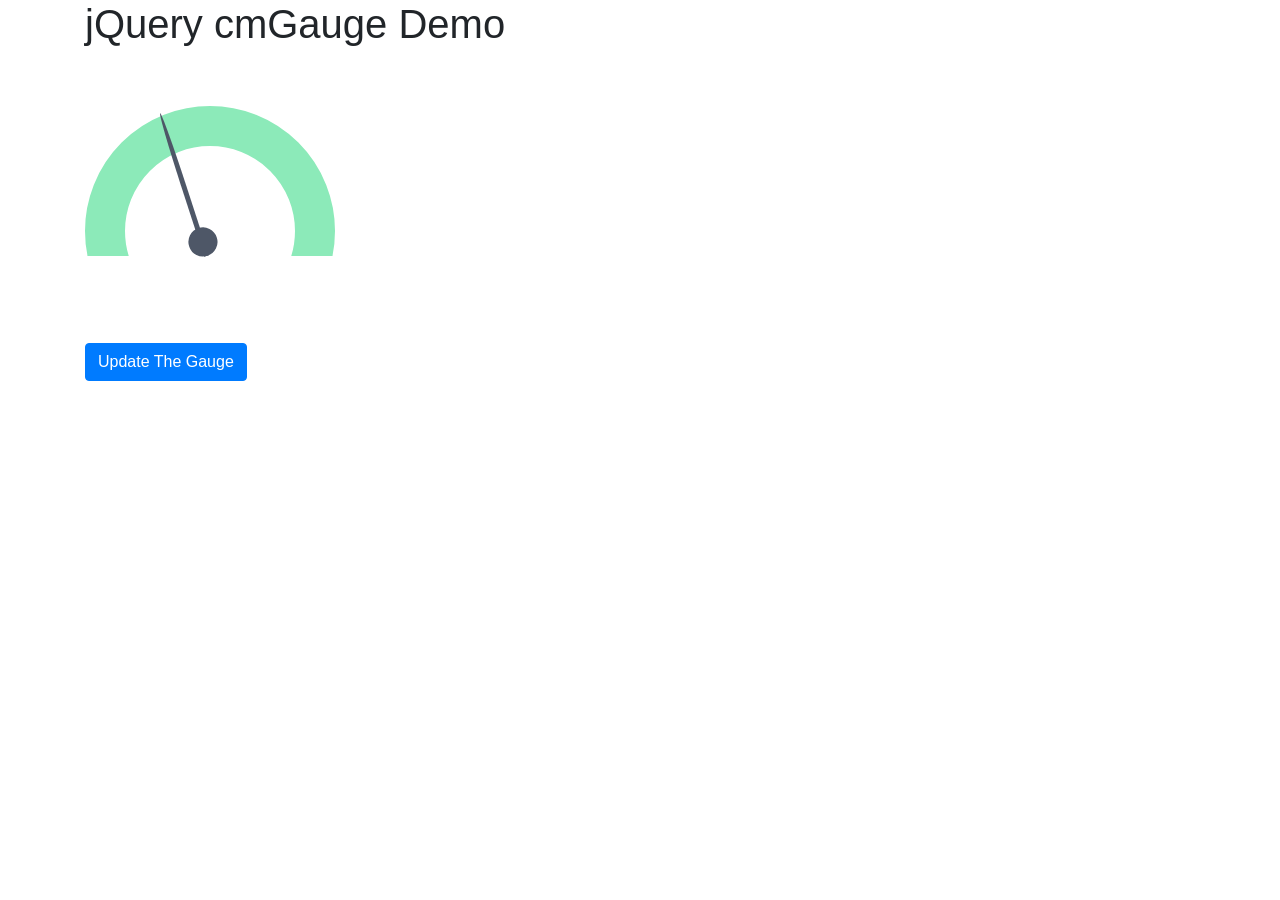
<file: transparencia/static/plugins/bower_components/Minimal-Gauge-chart/index.html>
<!doctype html>
<html>
<head>
<meta charset="utf-8">
<meta http-equiv="X-UA-Compatible" content="IE=edge,chrome=1">
<meta name="viewport" content="width=device-width, initial-scale=1">
    <title>jQuery cmGauge Demo</title>
    <link href="http://www.jqueryscript.net/css/jquerysctipttop.css" rel="stylesheet" type="text/css">
    <link rel="stylesheet" href="https://maxcdn.bootstrapcdn.com/bootstrap/4.0.0-alpha.5/css/bootstrap.min.css" integrity="sha384-AysaV+vQoT3kOAXZkl02PThvDr8HYKPZhNT5h/CXfBThSRXQ6jW5DO2ekP5ViFdi" crossorigin="anonymous">
    <link rel="stylesheet" href="css/cmGauge.css">
    
</head>
<body>

<div class="container">
<h1>jQuery cmGauge Demo</h1>
<div id="gaugeDemo" class="gauge gauge-big gauge-green">
    <div class="gauge-arrow" data-percentage="40"
         style="transform: rotate(0deg);"></div>
</div>

<div style="margin-top: 30px;">
    <button class="btn btn-primary">Update The Gauge</button>
</div>
</div>
<script src="https://code.jquery.com/jquery-3.1.1.min.js"></script>
<script src="js/cmGauge.js"></script>
<script type="text/javascript">
	$(function () {
		$("button").click(function () {
			var randomNum = Math.floor((Math.random() * 100));
			$('#gaugeDemo .gauge-arrow').trigger('updateGauge', randomNum);
		});

		$('#gaugeDemo .gauge-arrow').cmGauge();
	});
</script>

</body>
</html>
</file>
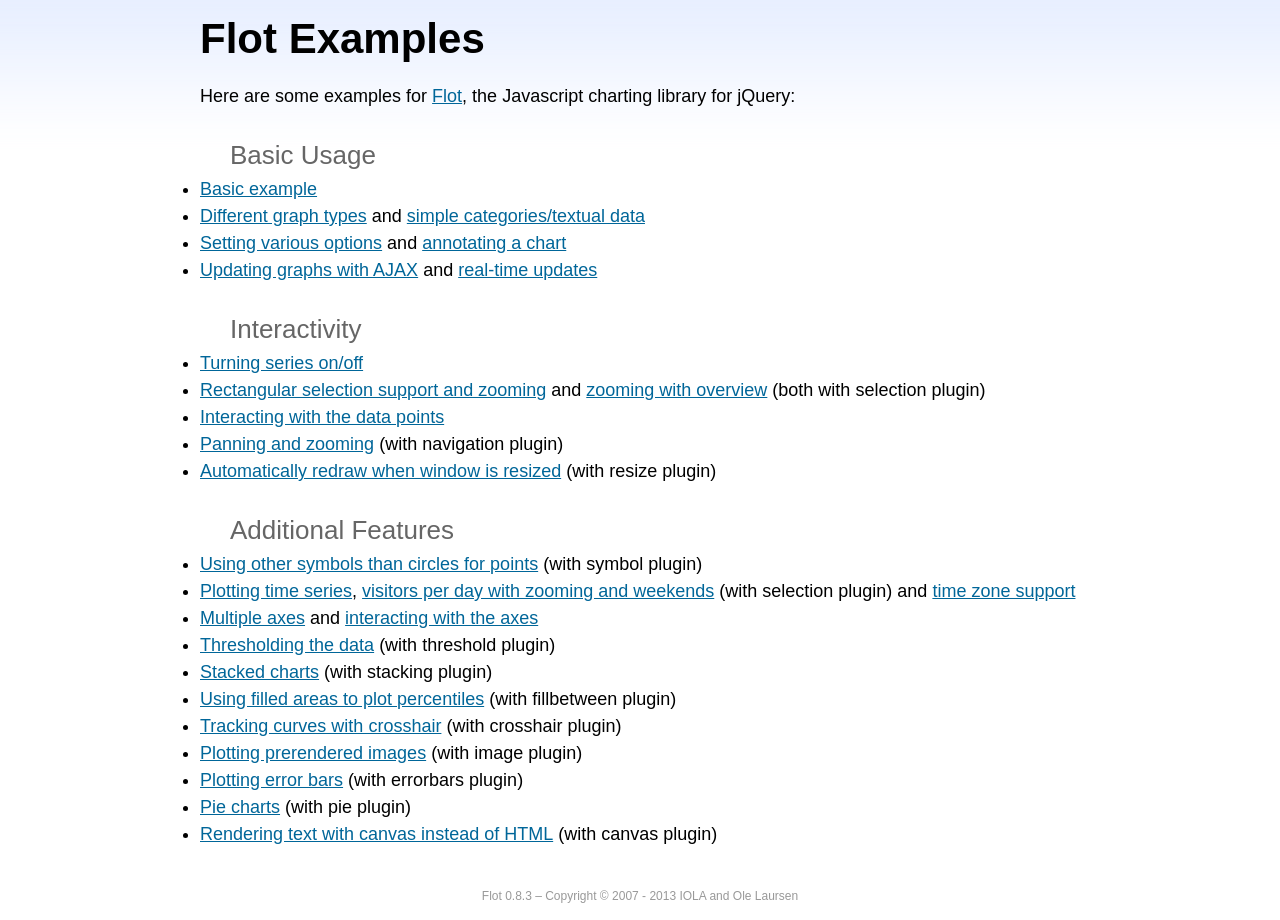
<file: transparencia/static/plugins/bower_components/flot/examples/index.html>
<!DOCTYPE html PUBLIC "-//W3C//DTD HTML 4.01//EN" "http://www.w3.org/TR/html4/strict.dtd">
<html>
<head>
	<meta http-equiv="Content-Type" content="text/html; charset=utf-8">
	<title>Flot Examples</title>
	<link href="examples.css" rel="stylesheet" type="text/css">
	<style>

	h3 {
		margin-top: 30px;
		margin-bottom: 5px;
	}

	</style>
	<script language="javascript" type="text/javascript" src="../jquery.js"></script>
	<script language="javascript" type="text/javascript" src="../jquery.flot.js"></script>
	<script type="text/javascript">

	$(function() {

		// Add the Flot version string to the footer

		$("#footer").prepend("Flot " + $.plot.version + " &ndash; ");
	});

	</script>
</head>
<body>

	<div id="header">
		<h2>Flot Examples</h2>
	</div>

	<div id="content">

		<p>Here are some examples for <a href="http://www.flotcharts.org">Flot</a>, the Javascript charting library for jQuery:</p>

		<h3>Basic Usage</h3>

		<ul>
			<li><a href="basic-usage/index.html">Basic example</a></li>
			<li><a href="series-types/index.html">Different graph types</a> and <a href="categories/index.html">simple categories/textual data</a></li>
			<li><a href="basic-options/index.html">Setting various options</a> and <a href="annotating/index.html">annotating a chart</a></li>
			<li><a href="ajax/index.html">Updating graphs with AJAX</a> and <a href="realtime/index.html">real-time updates</a></li>
		</ul>

		<h3>Interactivity</h3>

		<ul>
			<li><a href="series-toggle/index.html">Turning series on/off</a></li>
			<li><a href="selection/index.html">Rectangular selection support and zooming</a> and <a href="zooming/index.html">zooming with overview</a> (both with selection plugin)</li>
			<li><a href="interacting/index.html">Interacting with the data points</a></li>
			<li><a href="navigate/index.html">Panning and zooming</a> (with navigation plugin)</li>
			<li><a href="resize/index.html">Automatically redraw when window is resized</a> (with resize plugin)</li>
		</ul>

		<h3>Additional Features</h3>

		<ul>
			<li><a href="symbols/index.html">Using other symbols than circles for points</a> (with symbol plugin)</li>
			<li><a href="axes-time/index.html">Plotting time series</a>, <a href="visitors/index.html">visitors per day with zooming and weekends</a> (with selection plugin) and <a href="axes-time-zones/index.html">time zone support</a></li>
			<li><a href="axes-multiple/index.html">Multiple axes</a> and <a href="axes-interacting/index.html">interacting with the axes</a></li>
			<li><a href="threshold/index.html">Thresholding the data</a> (with threshold plugin)</li>
			<li><a href="stacking/index.html">Stacked charts</a> (with stacking plugin)</li>
			<li><a href="percentiles/index.html">Using filled areas to plot percentiles</a> (with fillbetween plugin)</li>
			<li><a href="tracking/index.html">Tracking curves with crosshair</a> (with crosshair plugin)</li>
			<li><a href="image/index.html">Plotting prerendered images</a> (with image plugin)</li>
			<li><a href="series-errorbars/index.html">Plotting error bars</a> (with errorbars plugin)</li>
			<li><a href="series-pie/index.html">Pie charts</a> (with pie plugin)</li>
			<li><a href="canvas/index.html">Rendering text with canvas instead of HTML</a> (with canvas plugin)</li>
		</ul>

	</div>

	<div id="footer">
		Copyright &copy; 2007 - 2013 IOLA and Ole Laursen
	</div>

</body>
</html>
</file>
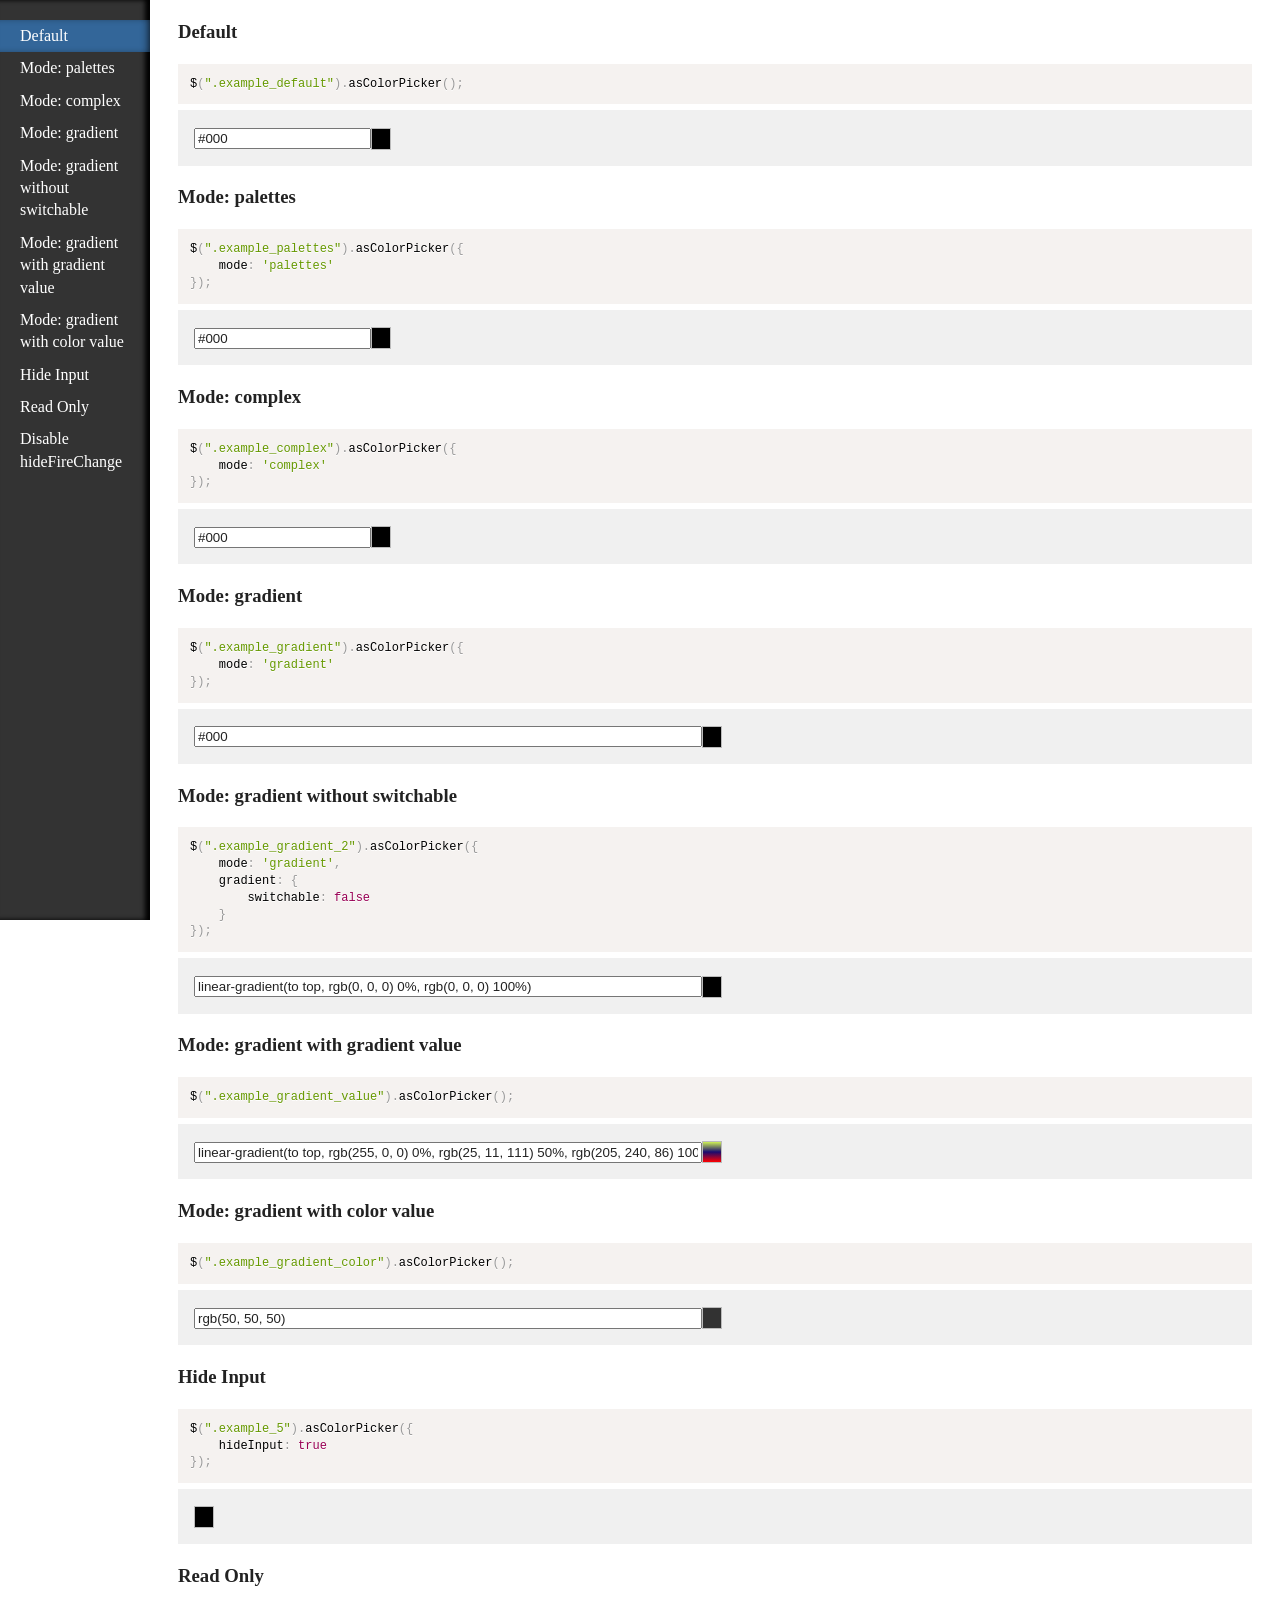
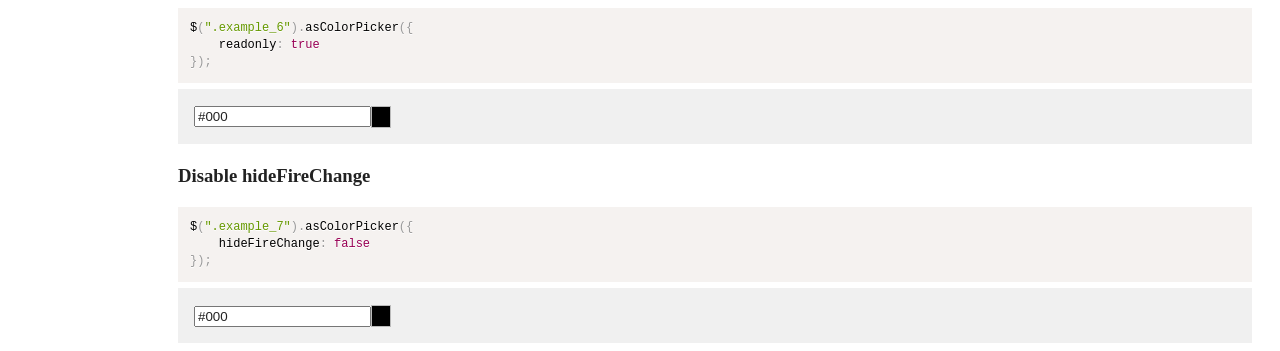
<file: transparencia/static/plugins/bower_components/jquery-asColorPicker-master/demo/index.html>
<!DOCTYPE html>  
<!--[if lt IE 7]>      <html class="no-js lt-ie9 lt-ie8 lt-ie7"> <![endif]-->
<!--[if IE 7]>         <html class="no-js lt-ie9 lt-ie8"> <![endif]-->
<!--[if IE 8]>         <html class="no-js lt-ie9"> <![endif]-->
<!--[if gt IE 8]><!--> <html class="no-js"> <!--<![endif]-->
    <head>
        <meta charset="utf-8">
        <meta http-equiv="X-UA-Compatible" content="IE=edge,chrome=1">
        <title>asColorPicker</title>
        <meta name="description" content="">
        <meta name="viewport" content="width=device-width">

        <link rel="stylesheet" href="css/prism.css">
        <link rel="stylesheet" href="css/main.css">       
        <link rel="stylesheet" href="../css/asColorPicker.css">

        <script src="../libs/jquery.min.js"></script>
        <script src="js/jquery.toc.js"></script>
        <script src="js/prism.js"></script>

        <script src="../libs/jquery-asColor.js"></script>
		<script src="../libs/jquery-asGradient.js"></script>
        <script src="../src/core.js"></script>
        <script src="../src/trigger.js"></script>
        <script src="../src/alpha.js"></script>
        <script src="../src/buttons.js"></script>
        <script src="../src/gradient.js"></script>
        <script src="../src/hue.js"></script>
        <script src="../src/buttons.js"></script>
        <script src="../src/hex.js"></script>
        <script src="../src/info.js"></script>
        <script src="../src/keyboard.js"></script>
        <script src="../src/palettes.js"></script>
        <script src="../src/preview.js"></script>
        <script src="../src/saturation.js"></script>
        <script src="../src/clear.js"></script>
    </head>
<body>
<!--[if lt IE 7]>
    <p class="chromeframe">You are using an outdated browser. <a href="http://browsehappy.com/">Upgrade your browser today</a> or <a href="http://www.google.com/chromeframe/?redirect=true">install Google Chrome Frame</a> to better experience this site.</p>
<![endif]-->

<div id="toc"></div>
<div id="wrapper">
    <section>
        <h3>Default</h3>
        <pre class="has-example"><code class="language-javascript">
$(".example_default").asColorPicker();
        </code></pre>
        <div class="example">
            <input type='text' class="example_default" value="#000" />                
            <script>
                $(document).ready(function() {
                    $(".example_default").asColorPicker();
                });
            </script>
        </div>
    </section>

    <section>
        <h3>Mode: palettes</h3>
        <pre class="has-example"><code class="language-javascript">
$(".example_palettes").asColorPicker({
    mode: 'palettes'
});
        </code></pre>
        <div class="example">
            <input type='text' class="example_palettes" data-mode="palettes" value="#000" />                
            <script>
                $(document).ready(function() {
                    $(".example_palettes").asColorPicker();
                });
            </script>
        </div>
    </section>

    <section>
        <h3>Mode: complex</h3>
        <pre class="has-example"><code class="language-javascript">
$(".example_complex").asColorPicker({
    mode: 'complex'
});
        </code></pre>
        <div class="example">
            <input type='text' class="example_complex" data-mode="complex" value="#000" />                
            <script>
                $(document).ready(function() {
                    $(".example_complex").asColorPicker();
                });
            </script>
        </div>
    </section>

    <section>
        <h3>Mode: gradient</h3>
        <pre class="has-example"><code class="language-javascript">
$(".example_gradient").asColorPicker({
    mode: 'gradient'
});
        </code></pre>
        <div class="example">
            <input type='text' class="example_gradient" data-mode="gradient" value="#000" style="width: 500px" />                
            <script>
                $(document).ready(function() {
                    $(".example_gradient").asColorPicker();
                });
            </script>
        </div>
    </section>

    <section>
        <h3>Mode: gradient without switchable</h3>
        <pre class="has-example"><code class="language-javascript">
$(".example_gradient_2").asColorPicker({
    mode: 'gradient',
    gradient: {
        switchable: false
    }
});
        </code></pre>
        <div class="example">
            <input type='text' class="example_gradient_2" data-mode="gradient" value="#000" style="width: 500px" />                
            <script>
                $(document).ready(function() {
                    $(".example_gradient_2").asColorPicker({
                        gradient: {
                            switchable: false
                        }
                    });
                });
            </script>
        </div>
    </section>

    <section>
        <h3>Mode: gradient with gradient value</h3>
        <pre class="has-example"><code class="language-javascript">
$(".example_gradient_value").asColorPicker();
        </code></pre>
        <div class="example">
            <input type='text' class="example_gradient_value" data-mode="gradient" value="linear-gradient(0deg,#ff0000 0%,rgba(25,11,111,1) 50%,rgba(205,240,86,1) 100%)" style="width: 500px" />                
            <script>
                $(document).ready(function() {
                    $(".example_gradient_value").asColorPicker();
                });
            </script>
        </div>
    </section>

    <section>
        <h3>Mode: gradient with color value</h3>
        <pre class="has-example"><code class="language-javascript">
$(".example_gradient_color").asColorPicker();
        </code></pre>
        <div class="example">
            <input type='text' class="example_gradient_color" data-mode="gradient" value="rgb(50, 50, 50)" style="width: 500px" />                
            <script>
                $(document).ready(function() {
                    $(".example_gradient_color").asColorPicker();
                });
            </script>
        </div>
    </section>


    <section>
        <h3>Hide Input</h3>
        <pre class="has-example"><code class="language-javascript">
$(".example_5").asColorPicker({
    hideInput: true
});
        </code></pre>
        <div class="example">
            <input type='text' class="example_5" value="#000" />                
            <script>
                $(document).ready(function() {
                    $(".example_5").asColorPicker({
                        hideInput: true
                    });
                });
            </script>
        </div>
    </section>

    <section>
        <h3>Read Only</h3>
        <pre class="has-example"><code class="language-javascript">
$(".example_6").asColorPicker({
    readonly: true
});
        </code></pre>
        <div class="example">
            <input type='text' class="example_6" value="#000" />                
            <script>
                $(document).ready(function() {
                    $(".example_6").asColorPicker({
                        readonly: true
                    });
                });
            </script>
        </div>
    </section>
    <section>
        <h3>Disable hideFireChange</h3>
        <pre class="has-example"><code class="language-javascript">
$(".example_7").asColorPicker({
    hideFireChange: false
});
        </code></pre>
        <div class="example">
            <input type='text' class="example_7" value="#000" />                
            <script>
                $(document).ready(function() {
                    $(".example_7").asColorPicker({
                        hideFireChange: false
                    });
                });
            </script>
        </div>
    </section>
</div>

<script>
(function(){
    $('#toc').toc();
    })();
</script>
</body>
</html>
</file>
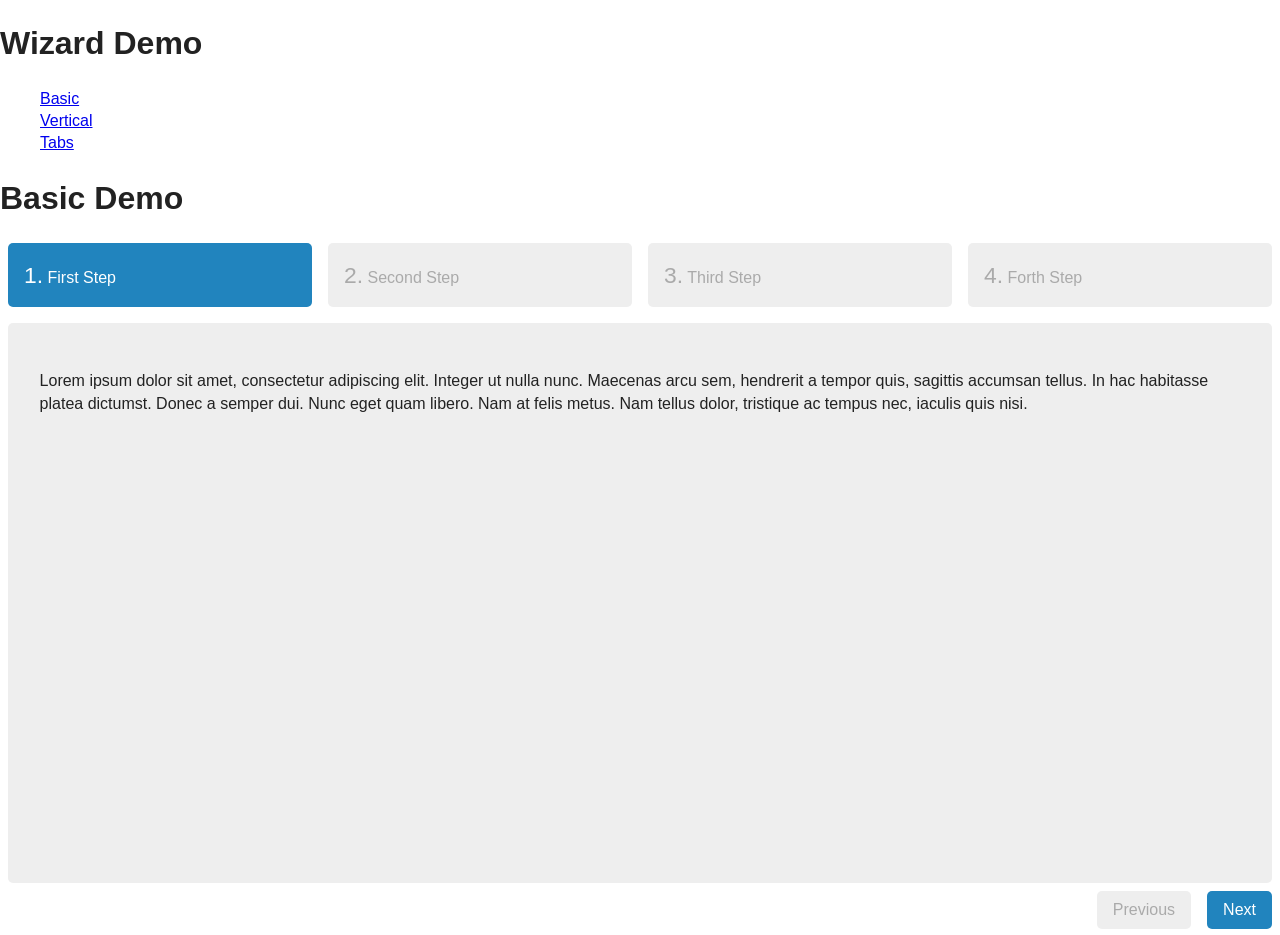
<file: transparencia/static/plugins/bower_components/jquery-steps-master/demo/index.html>
﻿<!DOCTYPE html>
<!--[if lt IE 7]>      <html class="no-js lt-ie9 lt-ie8 lt-ie7"> <![endif]-->
<!--[if IE 7]>         <html class="no-js lt-ie9 lt-ie8"> <![endif]-->
<!--[if IE 8]>         <html class="no-js lt-ie9"> <![endif]-->
<!--[if gt IE 8]><!--> <html class="no-js"> <!--<![endif]-->
    <head>
        <meta charset="utf-8">
        <meta http-equiv="X-UA-Compatible" content="IE=edge,chrome=1">
        <title>jQeury.steps Demos</title>
        <meta name="description" content="">
        <meta name="viewport" content="width=device-width">
        <link rel="stylesheet" href="css/normalize.css">
        <link rel="stylesheet" href="css/main.css">
        <link rel="stylesheet" href="css/jquery.steps.css">
        <script src="../lib/modernizr-2.6.2.min.js"></script>
        <script src="../lib/jquery-1.9.1.min.js"></script>
        <script src="../lib/jquery.cookie-1.3.1.js"></script>
        <script src="../build/jquery.steps.js"></script>
    </head>
    <body>
        <!--[if lt IE 7]>
            <p class="chromeframe">You are using an <strong>outdated</strong> browser. Please <a href="http://browsehappy.com/">upgrade your browser</a> or <a href="http://www.google.com/chromeframe/?redirect=true">activate Google Chrome Frame</a> to improve your experience.</p>
        <![endif]-->

        <header>
            <h1>Wizard Demo</h1>
            <nav>
                <ul>
                    <li><a href="index.html">Basic</a></li>
                    <li><a href="vertical.html">Vertical</a></li>
                    <li><a href="tabs.html">Tabs</a></li>
                </ul>
            </nav>
        </header>

        <div class="content">
            <h1>Basic Demo</h1>

            <script>
                $(function ()
                {
                    $("#wizard").steps({
                        headerTag: "h2",
                        bodyTag: "section",
                        transitionEffect: "slideLeft"
                    });
                });
            </script>

            <div id="wizard">
                <h2>First Step</h2>
                <section>
                    <p>Lorem ipsum dolor sit amet, consectetur adipiscing elit. Integer ut nulla nunc. Maecenas arcu sem, hendrerit a tempor quis, 
                        sagittis accumsan tellus. In hac habitasse platea dictumst. Donec a semper dui. Nunc eget quam libero. Nam at felis metus. 
                        Nam tellus dolor, tristique ac tempus nec, iaculis quis nisi.</p>
                </section>

                <h2>Second Step</h2>
                <section>
                    <p>Donec mi sapien, hendrerit nec egestas a, rutrum vitae dolor. Nullam venenatis diam ac ligula elementum pellentesque. 
                        In lobortis sollicitudin felis non eleifend. Morbi tristique tellus est, sed tempor elit. Morbi varius, nulla quis condimentum 
                        dictum, nisi elit condimentum magna, nec venenatis urna quam in nisi. Integer hendrerit sapien a diam adipiscing consectetur. 
                        In euismod augue ullamcorper leo dignissim quis elementum arcu porta. Lorem ipsum dolor sit amet, consectetur adipiscing elit. 
                        Vestibulum leo velit, blandit ac tempor nec, ultrices id diam. Donec metus lacus, rhoncus sagittis iaculis nec, malesuada a diam. 
                        Donec non pulvinar urna. Aliquam id velit lacus.</p>
                </section>

                <h2>Third Step</h2>
                <section>
                    <p>Morbi ornare tellus at elit ultrices id dignissim lorem elementum. Sed eget nisl at justo condimentum dapibus. Fusce eros justo, 
                        pellentesque non euismod ac, rutrum sed quam. Ut non mi tortor. Vestibulum eleifend varius ullamcorper. Aliquam erat volutpat. 
                        Donec diam massa, porta vel dictum sit amet, iaculis ac massa. Sed elementum dui commodo lectus sollicitudin in auctor mauris 
                        venenatis.</p>
                </section>

                <h2>Forth Step</h2>
                <section>
                    <p>Quisque at sem turpis, id sagittis diam. Suspendisse malesuada eros posuere mauris vehicula vulputate. Aliquam sed sem tortor. 
                        Quisque sed felis ut mauris feugiat iaculis nec ac lectus. Sed consequat vestibulum purus, imperdiet varius est pellentesque vitae. 
                        Suspendisse consequat cursus eros, vitae tempus enim euismod non. Nullam ut commodo tortor.</p>
                </section>
            </div>
        </div>
    </body>
</html>
</file>
<file: transparencia/static/plugins/bower_components/Minimal-Gauge-chart/css/cmGauge.css>
.gauge {
    position: relative;
    display: inline-block;
    font-size: 33px;
    line-height: 1em;
    height: 250px;
    width: 250px;
    -webkit-box-sizing: border-box;
    -moz-box-sizing: border-box;
    box-sizing: border-box;
}

.gauge.gauge-big {
    font-size: 117px;
}

.gauge.gauge-small {
    font-size: 17px;
}

.gauge:before {
    content: '';
    position: absolute;
    left: 0;
    top: 20%;
    font-size: 100%;
    height: 250px;
    width: 250px;
    line-height: 1em;
    border: 0.35em solid #666666;
    -webkit-box-sizing: border-box;
    -moz-box-sizing: border-box;
    box-sizing: border-box;
    -webkit-border-radius: 100%;
    -moz-border-radius: 100%;
    -ms-border-radius: 100%;
    -o-border-radius: 100%;
    border-radius: 100%;
    clip: rect(auto, auto, 150px, auto);
}

.gauge .gauge-arrow {
    height: 150px;
    width: 5px;
    top: 20%;
    margin-left: -.05em;
    -webkit-transform-origin: 50% 100%;
    -moz-transform-origin: 50% 100%;
    -ms-transform-origin: 50% 100%;
    -o-transform-origin: 50% 100%;
    transform-origin: 50% 100%;
    -webkit-transition: all 0.5s;
    -moz-transition: all 0.5s;
    -o-transition: all 0.5s;
    transition: all 0.5s;
}

.gauge .gauge-arrow, .gauge .gauge-arrow:before {
    position: absolute;
    display: inline-block;
    background: #4e5767;
    left: 50%;
    border-radius: 100% 100% 100% 100% / 100% 100% 0 0;
    -webkit-box-sizing: border-box;
    -moz-box-sizing: border-box;
    box-sizing: border-box;
}

.gauge .gauge-arrow:before {
    content: '';
    height: 0.25em;
    width: 0.255em;
    bottom: -0em;
    margin-left: -0.12em;
    border-radius: 100%;
    -webkit-border-radius: 100%;
    -moz-border-radius: 100%;
    -ms-border-radius: 100%;
    -o-border-radius: 100%;
}

.gauge-red.gauge:before {
    border-color: #2dace2;
}

.gauge-orange.gauge:before {
   border-color: #8ceab9; 
}

.gauge-yellow.gauge:before {
    border-color: #ff7676;
}

.gauge-green.gauge:before {
    border-color: #8ceab9;
}
</file>
<file: transparencia/static/plugins/bower_components/flot/examples/examples.css>
* {	padding: 0; margin: 0; vertical-align: top; }

body {
	background: url(background.png) repeat-x;
	font: 18px/1.5em "proxima-nova", Helvetica, Arial, sans-serif;
}

a {	color: #069; }
a:hover { color: #28b; }

h2 {
	margin-top: 15px;
	font: normal 32px "omnes-pro", Helvetica, Arial, sans-serif;
}

h3 {
	margin-left: 30px;
	font: normal 26px "omnes-pro", Helvetica, Arial, sans-serif;
	color: #666;
}

p {
	margin-top: 10px;
}

button {
	font-size: 18px;
	padding: 1px 7px;
}

input {
	font-size: 18px;
}

input[type=checkbox] {
	margin: 7px;
}

#header {
	position: relative;
	width: 900px;
	margin: auto;
}

#header h2 {
	margin-left: 10px;
	vertical-align: middle;
	font-size: 42px;
	font-weight: bold;
	text-decoration: none;
	color: #000;
}

#content {
	width: 880px;
	margin: 0 auto;
	padding: 10px;
}

#footer {
	margin-top: 25px;
	margin-bottom: 10px;
	text-align: center;
	font-size: 12px;
	color: #999;
}

.demo-container {
	box-sizing: border-box;
	width: 850px;
	height: 450px;
	padding: 20px 15px 15px 15px;
	margin: 15px auto 30px auto;
	border: 1px solid #ddd;
	background: #fff;
	background: linear-gradient(#f6f6f6 0, #fff 50px);
	background: -o-linear-gradient(#f6f6f6 0, #fff 50px);
	background: -ms-linear-gradient(#f6f6f6 0, #fff 50px);
	background: -moz-linear-gradient(#f6f6f6 0, #fff 50px);
	background: -webkit-linear-gradient(#f6f6f6 0, #fff 50px);
	box-shadow: 0 3px 10px rgba(0,0,0,0.15);
	-o-box-shadow: 0 3px 10px rgba(0,0,0,0.1);
	-ms-box-shadow: 0 3px 10px rgba(0,0,0,0.1);
	-moz-box-shadow: 0 3px 10px rgba(0,0,0,0.1);
	-webkit-box-shadow: 0 3px 10px rgba(0,0,0,0.1);
}

.demo-placeholder {
	width: 100%;
	height: 100%;
	font-size: 14px;
	line-height: 1.2em;
}

.legend table {
	border-spacing: 5px;
}
</file>
<file: transparencia/static/plugins/bower_components/jquery-asColorPicker-master/demo/css/prism.css>
/**
 * prism.js default theme for JavaScript, CSS and HTML
 * Based on dabblet (http://dabblet.com)
 * @author Lea Verou
 */

code[class*="language-"],
pre[class*="language-"] {
	color: black;
	text-shadow: 0 1px white;
	font-family: Consolas, Monaco, 'Andale Mono', monospace;
	direction: ltr;
	text-align: left;
	white-space: pre;
	word-spacing: normal;
	
	-moz-tab-size: 4;
	-o-tab-size: 4;
	tab-size: 4;
	
	-webkit-hyphens: none;
	-moz-hyphens: none;
	-ms-hyphens: none;
	hyphens: none;
}

/* Code blocks */
pre[class*="language-"] {
	padding: 1em;
	margin: .5em 0;
	overflow: auto;	
}

:not(pre) > code[class*="language-"],
pre[class*="language-"] {
	background: #f5f2f0;
}

/* Inline code */
:not(pre) > code[class*="language-"] {
	padding: .1em;
	border-radius: .3em;
}

.token.comment,
.token.prolog,
.token.doctype,
.token.cdata {
	color: slategray;
}

.token.punctuation {
	color: #999;
}

.namespace {
	opacity: .7;
}

.token.property,
.token.tag,
.token.boolean,
.token.number {
	color: #905;
}

.token.selector,
.token.attr-name,
.token.string {
	color: #690;
}

.token.operator,
.token.entity,
.token.url,
.language-css .token.string,
.style .token.string {
	color: #a67f59;
	background: hsla(0,0%,100%,.5);
}

.token.atrule,
.token.attr-value,
.token.keyword {
	color: #07a;
}


.token.regex,
.token.important {
	color: #e90;
}

.token.important {
	font-weight: bold;
}

.token.entity {
	cursor: help;
}
</file>
<file: transparencia/static/plugins/bower_components/jquery-asColorPicker-master/demo/css/main.css>
/*
 * HTML5 Boilerplate
 *
 * What follows is the result of much research on cross-browser styling.
 * Credit left inline and big thanks to Nicolas Gallagher, Jonathan Neal,
 * Kroc Camen, and the H5BP dev community and team.
 */

/* ==========================================================================
   Base styles: opinionated defaults
   ========================================================================== */

html,
button,
input,
select,
textarea {
    color: #222;
}

body {
    font-size: 1em;
    line-height: 1.4;
}

/*
 * Remove text-shadow in selection highlight: h5bp.com/i
 * These selection declarations have to be separate.
 * Customize the background color to match your design.
 */

::-moz-selection {
    background: #b3d4fc;
    text-shadow: none;
}

::selection {
    background: #b3d4fc;
    text-shadow: none;
}

/*
 * A better looking default horizontal rule
 */

hr {
    display: block;
    height: 1px;
    border: 0;
    border-top: 1px solid #ccc;
    margin: 1em 0;
    padding: 0;
}

/*
 * Remove the gap between images and the bottom of their containers: h5bp.com/i/440
 */

img {
    vertical-align: middle;
}

/*
 * Remove default fieldset styles.
 */

fieldset {
    border: 0;
    margin: 0;
    padding: 0;
}

/*
 * Allow only vertical resizing of textareas.
 */

textarea {
    resize: vertical;
}

/* ==========================================================================
   Chrome Frame prompt
   ========================================================================== */

.chromeframe {
    margin: 0.2em 0;
    background: #ccc;
    color: #000;
    padding: 0.2em 0;
}

/* ==========================================================================
   Author's custom styles
   ========================================================================== */
#toc {
    top: 0px;
    left: 0px;
    height: 100%;
    position: fixed;
    background: #333;
    box-shadow: inset -5px 0 5px 0px #000;
    width: 150px;
    padding-top: 20px;
    color: #fff;
}

#toc ul {
    margin: 0;
    padding: 0;
    list-style: none;
}

#toc li {
    padding: 5px 10px;
}

#toc a {
    color: #fff;
    text-decoration: none;
    display: block;
}

#toc .toc-h2 {
    padding-left: 10px;
}

#toc .toc-h3 {
    padding-left: 20px;
}

#toc .toc-active {
    background: #336699;
    box-shadow: inset -5px 0px 10px -5px #000;
}

#wrapper {
    margin: 0 20px 0 170px;
}
code, pre {
    font-size: 12px;
}


.example {
    background-color: #f0f0f0;
    margin-top: 0;
    padding: 1em;
}



/* positons */
.position_tooltip,.show {
    margin: 0.5em;
    background: #ddddff;
    padding: 10px;
    cursor: default;
    float:left;
    width: 100px;
    text-align: center;
}
.show {
    width: auto;
}
.trace {
    width: 200px;
    height: 100px;
}
.positon_wrap {
    overflow: hidden;
}
.position_tooltip:nth-child(3n+1){
    clear:left;
}








/* ==========================================================================
   Helper classes
   ========================================================================== */

/*
 * Image replacement
 */

.ir {
    background-color: transparent;
    border: 0;
    overflow: hidden;
    /* IE 6/7 fallback */
    *text-indent: -9999px;
}

.ir:before {
    content: "";
    display: block;
    width: 0;
    height: 100%;
}

/*
 * Hide from both screenreaders and browsers: h5bp.com/u
 */

.hidden {
    display: none !important;
    visibility: hidden;
}

/*
 * Hide only visually, but have it available for screenreaders: h5bp.com/v
 */

.visuallyhidden {
    border: 0;
    clip: rect(0 0 0 0);
    height: 1px;
    margin: -1px;
    overflow: hidden;
    padding: 0;
    position: absolute;
    width: 1px;
}

/*
 * Extends the .visuallyhidden class to allow the element to be focusable
 * when navigated to via the keyboard: h5bp.com/p
 */

.visuallyhidden.focusable:active,
.visuallyhidden.focusable:focus {
    clip: auto;
    height: auto;
    margin: 0;
    overflow: visible;
    position: static;
    width: auto;
}

/*
 * Hide visually and from screenreaders, but maintain layout
 */

.invisible {
    visibility: hidden;
}

/*
 * Clearfix: contain floats
 *
 * For modern browsers
 * 1. The space content is one way to avoid an Opera bug when the
 *    `contenteditable` attribute is included anywhere else in the document.
 *    Otherwise it causes space to appear at the top and bottom of elements
 *    that receive the `clearfix` class.
 * 2. The use of `table` rather than `block` is only necessary if using
 *    `:before` to contain the top-margins of child elements.
 */

.clearfix:before,
.clearfix:after {
    content: " "; /* 1 */
    display: table; /* 2 */
}

.clearfix:after {
    clear: both;
}

/*
 * For IE 6/7 only
 * Include this rule to trigger hasLayout and contain floats.
 */

.clearfix {
    *zoom: 1;
}

/* ==========================================================================
   EXAMPLE Media Queries for Responsive Design.
   Theses examples override the primary ('mobile first') styles.
   Modify as content requires.
   ========================================================================== */

@media only screen and (min-width: 35em) {
    /* Style adjustments for viewports that meet the condition */
}

@media only screen and (-webkit-min-device-pixel-ratio: 1.5),
       only screen and (min-resolution: 144dpi) {
    /* Style adjustments for high resolution devices */
}

/* ==========================================================================
   Print styles.
   Inlined to avoid required HTTP connection: h5bp.com/r
   ========================================================================== */

@media print {
    * {
        background: transparent !important;
        color: #000 !important; /* Black prints faster: h5bp.com/s */
        box-shadow:none !important;
        text-shadow: none !important;
    }

    a,
    a:visited {
        text-decoration: underline;
    }

    a[href]:after {
        content: " (" attr(href) ")";
    }

    abbr[title]:after {
        content: " (" attr(title) ")";
    }

    /*
     * Don't show links for images, or javascript/internal links
     */

    .ir a:after,
    a[href^="javascript:"]:after,
    a[href^="#"]:after {
        content: "";
    }

    pre,
    blockquote {
        border: 1px solid #999;
        page-break-inside: avoid;
    }

    thead {
        display: table-header-group; /* h5bp.com/t */
    }

    tr,
    img {
        page-break-inside: avoid;
    }

    img {
        max-width: 100% !important;
    }

    @page {
        margin: 0.5cm;
    }

    p,
    h2,
    h3 {
        orphans: 3;
        widows: 3;
    }

    h2,
    h3 {
        page-break-after: avoid;
    }
}
</file>
<file: transparencia/static/plugins/bower_components/jquery-asColorPicker-master/css/asColorPicker.css>
.asColorPicker-wrap {
  position: relative;
  display: inline-block;
}
.asColorPicker_hideInput {
  display: none;
}
.asColorPicker_hideInput .asColorPicker-clear {
  display: none;
}
.asColorPicker-dropdown {
  -webkit-user-select: none;
     -moz-user-select: none;
      -ms-user-select: none;
          user-select: none;
  display: none;
  position: absolute;
  z-index: 9999;
}
.asColorPicker-dropdown * {
  margin: 0;
  padding: 0;
}
.asColorPicker_open {
  display: block;
}
.asColorPicker-mask {
  position: fixed;
  top: 0;
  left: 0;
  width: 100%;
  height: 100%;
  z-index: 9998;
}
.asColorPicker-trigger {
  display: inline-block;
  position: relative;
}
.asColorPicker-trigger {
  cursor: pointer;
  width: 18px;
  height: 20px;
  background-image: url('../images/transparent.png');
}
.asColorPicker-trigger span {
  width: 100%;
  height: 100%;
  display: inline-block;
}
.asColorPicker-input,
.asColorPicker-trigger {
  vertical-align: middle;
}
.asColorPicker-clear {
  display: none;
  position: absolute;
  top: 0;
  right: 26px;
  color: #777;
  text-decoration: none;
}
.asColorPicker-clear:after {
  content: 'x';
}
.asColorPicker-wrap:hover .asColorPicker-clear {
  display: inline-block;
}
.asColorPicker-preview {
  float: left;
  list-style: none;
}
.asColorPicker-preview li {
  background-image: url('../images/transparent.png');
  vertical-align: top;
  display: inline-block;
  *display: inline;
  *zoom: 1;
}
.asColorPicker-preview li span {
  height: 100%;
  display: block;
}
.asColorPicker-preview-previous {
  cursor: pointer;
}
.asColorPicker-palettes ul {
  display: block;
}
.asColorPicker-palettes ul:before,
.asColorPicker-palettes ul:after {
  content: "";
  display: table;
}
.asColorPicker-palettes ul:after {
  clear: both;
}
.asColorPicker-palettes li {
  background-image: url('../images/transparent.png');
  display: block;
  float: left;
  text-indent: 100%;
  white-space: nowrap;
  overflow: hidden;
  cursor: pointer;
}
.asColorPicker-palettes li span {
  height: 100%;
  display: block;
}
.asColorPicker-saturation {
  clear: both;
  position: relative;
  display: inline-block;
  *display: inline;
  *zoom: 1;
  width: 175px;
  height: 175px;
  background-image: url("../images/saturation.png");
}
.asColorPicker-saturation i {
  position: absolute;
}
.asColorPicker-hue,
.asColorPicker-alpha {
  cursor: pointer;
  position: relative;
  display: inline-block;
  *display: inline;
  *zoom: 1;
  width: 20px;
  height: 175px;
}
.asColorPicker-hue i,
.asColorPicker-alpha i {
  position: absolute;
  cursor: row-resize;
}
.asColorPicker-hue {
  background-image: url('../images/hue.png');
}
.asColorPicker-alpha {
  background-image: url('../images/alpha.png');
}
.asColorPicker-buttons a,
.asColorPicker-gradient-control a {
  text-decoration: none;
  cursor: pointer;
}
.asColorPicker-gradient {
  display: none;
}
.asColorPicker-gradient_enable {
  display: block;
}
.asColorPicker-gradient-preview {
  float: left;
  height: 20px;
}
.asColorPicker-gradient-markers {
  position: relative;
  width: 100%;
}
.asColorPicker-gradient-marker {
  position: absolute;
  outline: none;
}
.asColorPicker-gradient-wheel {
  float: left;
  position: relative;
  border: 1px solid #bbbbbb;
  border-radius: 100%;
  width: 20px;
  height: 20px;
}
.asColorPicker-gradient-wheel i {
  width: 3px;
  height: 3px;
  position: absolute;
  border-radius: 100%;
}
.asColorPicker-gradient-angle {
  float: left;
}
.asColorPicker-dropdown {
  background: #fefefe;
  padding: 10px;
  border: 1px solid #bbbbbb;
  min-width: 205px;
  max-width: 235px;
}
[data-mode="palettes"] .asColorPicker-dropdown {
  min-width: auto;
  max-width: auto;
}
.asColorPicker-trigger {
  border: 1px solid #bbbbbb;
}
.asColorPicker-saturation {
  -webkit-box-shadow: inset 0 0 0 1px rgba(0, 0, 0, 0.05);
          box-shadow: inset 0 0 0 1px rgba(0, 0, 0, 0.05);
}
.asColorPicker-saturation i {
  width: 5px;
  height: 5px;
  margin-left: -2px;
  margin-top: -2px;
  border-radius: 100%;
  border: 2px
			solid #fff;
}
.asColorPicker-hue,
.asColorPicker-alpha {
  margin-left: 10px;
  -webkit-box-shadow: inset 0 0 0 1px rgba(0, 0, 0, 0.05);
          box-shadow: inset 0 0 0 1px rgba(0, 0, 0, 0.05);
}
.asColorPicker-hue i,
.asColorPicker-alpha i {
  width: 20px;
  height: 2px;
  margin-top: -2px;
  left: -2px;
  border: 2px solid #fff;
}
.asColorPicker-preview {
  position: relative;
  height: 33px;
  margin-bottom: 10px;
  margin-right: 10px;
}
.asColorPicker-preview:after {
  position: absolute;
  top: 0;
  left: 0;
  width: 100%;
  height: 100%;
  -webkit-box-shadow: inset 0 0 0 1px rgba(0, 0, 0, 0.05);
          box-shadow: inset 0 0 0 1px rgba(0, 0, 0, 0.05);
  content: '';
  pointer-events: none;
}
.asColorPicker-preview li {
  width: 48px;
  height: 33px;
}
.asColorPicker-hex {
  width: 100px;
  border-color: rgba(0, 0, 0, 0.05);
}
.asColorPicker-palettes li {
  width: 21px;
  height: 15px;
  margin-right: 6px;
  margin-bottom: 3px;
}
.asColorPicker-palettes li span {
  -webkit-box-sizing: border-box;
          box-sizing: border-box;
  border: 1px solid rgba(0, 0, 0, 0.05);
}
.asColorPicker-palettes li:nth-child(5n) {
  margin-right: 0;
}
[data-mode="palettes"] .asColorPicker-palettes li:nth-child(5n) {
  margin-right: 6px;
}
.asColorPicker-buttons,
.asColorPicker-gradient-control {
  float: right;
}
.asColorPicker-buttons a,
.asColorPicker-gradient-control a {
  margin-left: 5px;
}
.asColorPicker-gradient {
  margin-top: 10px;
  padding-top: 20px;
  border-top: 1px solid rgba(0, 0, 0, 0.05);
}
.asColorPicker-gradient-preview {
  position: relative;
  width: 160px;
  border: 1px solid rgba(0, 0, 0, 0.05);
}
.asColorPicker-gradient-preview:after {
  position: absolute;
  top: 0;
  left: 0;
  width: 100%;
  height: 100%;
  background-image: url('../images/transparent.png');
  content: '';
  z-index: -1;
}
.asColorPicker-gradient-markers {
  top: -16px;
  width: 160px;
  height: 16px;
  display: block;
  list-style: none;
  margin: 0;
  padding: 0;
}
.asColorPicker-gradient-marker {
  width: 10px;
  height: 10px;
  margin-left: -6px;
  border: 1px solid #bbbbbb;
  background: #fff;
}
.asColorPicker-gradient-marker span {
  display: block;
  width: 100%;
  height: 100%;
}
.asColorPicker-gradient-marker i {
  position: absolute;
  left: 2px;
  bottom: -3px;
  width: 4px;
  height: 4px;
  border: 1px solid transparent;
  border-right-color: rgba(0, 0, 0, 0.05);
  border-bottom-color: rgba(0, 0, 0, 0.05);
  background: #fff;
  -webkit-transform: rotate(45deg);
  -ms-transform: rotate(45deg);
   -o-transform: rotate(45deg);
      transform: rotate(45deg);
}
.asColorPicker-gradient-marker_active {
  border: 2px solid #41a9e5;
  z-index: 1;
}
.asColorPicker-gradient-marker_active i {
  left: 1px;
  border: 2px solid transparent;
  border-right-color: #41a9e5;
  border-bottom-color: #41a9e5;
}
.asColorPicker-gradient-wheel {
  margin-left: 10px;
}
.asColorPicker-gradient-wheel i {
  background-color: #888888;
}
.asColorPicker-gradient-angle {
  margin-left: 10px;
  width: 24px;
}
</file>
<file: transparencia/static/plugins/bower_components/jquery-steps-master/demo/css/main.css>
/*
 * HTML5 Boilerplate
 *
 * What follows is the result of much research on cross-browser styling.
 * Credit left inline and big thanks to Nicolas Gallagher, Jonathan Neal,
 * Kroc Camen, and the H5BP dev community and team.
 */

/* ==========================================================================
   Base styles: opinionated defaults
   ========================================================================== */

html,
button,
input,
select,
textarea {
    color: #222;
}

body {
    font-size: 1em;
    line-height: 1.4;
}

/*
 * Remove text-shadow in selection highlight: h5bp.com/i
 * These selection rule sets have to be separate.
 * Customize the background color to match your design.
 */

::-moz-selection {
    background: #b3d4fc;
    text-shadow: none;
}

::selection {
    background: #b3d4fc;
    text-shadow: none;
}

/*
 * A better looking default horizontal rule
 */

hr {
    display: block;
    height: 1px;
    border: 0;
    border-top: 1px solid #ccc;
    margin: 1em 0;
    padding: 0;
}

/*
 * Remove the gap between images and the bottom of their containers: h5bp.com/i/440
 */

img {
    vertical-align: middle;
}

/*
 * Remove default fieldset styles.
 */

fieldset {
    border: 0;
    margin: 0;
    padding: 0;
}

/*
 * Allow only vertical resizing of textareas.
 */

textarea {
    resize: vertical;
}

/* ==========================================================================
   Chrome Frame prompt
   ========================================================================== */

.chromeframe {
    margin: 0.2em 0;
    background: #ccc;
    color: #000;
    padding: 0.2em 0;
}

/* ==========================================================================
   Author's custom styles
   ========================================================================== */

















/* ==========================================================================
   Helper classes
   ========================================================================== */

/*
 * Image replacement
 */

.ir {
    background-color: transparent;
    border: 0;
    overflow: hidden;
    /* IE 6/7 fallback */
    *text-indent: -9999px;
}

.ir:before {
    content: "";
    display: block;
    width: 0;
    height: 150%;
}

/*
 * Hide from both screenreaders and browsers: h5bp.com/u
 */

.hidden {
    display: none !important;
    visibility: hidden;
}

/*
 * Hide only visually, but have it available for screenreaders: h5bp.com/v
 */

.visuallyhidden {
    border: 0;
    clip: rect(0 0 0 0);
    height: 1px;
    margin: -1px;
    overflow: hidden;
    padding: 0;
    position: absolute;
    width: 1px;
}

/*
 * Extends the .visuallyhidden class to allow the element to be focusable
 * when navigated to via the keyboard: h5bp.com/p
 */

.visuallyhidden.focusable:active,
.visuallyhidden.focusable:focus {
    clip: auto;
    height: auto;
    margin: 0;
    overflow: visible;
    position: static;
    width: auto;
}

/*
 * Hide visually and from screenreaders, but maintain layout
 */

.invisible {
    visibility: hidden;
}

/*
 * Clearfix: contain floats
 *
 * For modern browsers
 * 1. The space content is one way to avoid an Opera bug when the
 *    `contenteditable` attribute is included anywhere else in the document.
 *    Otherwise it causes space to appear at the top and bottom of elements
 *    that receive the `clearfix` class.
 * 2. The use of `table` rather than `block` is only necessary if using
 *    `:before` to contain the top-margins of child elements.
 */

.clearfix:before,
.clearfix:after {
    content: " "; /* 1 */
    display: table; /* 2 */
}

.clearfix:after {
    clear: both;
}

/*
 * For IE 6/7 only
 * Include this rule to trigger hasLayout and contain floats.
 */

.clearfix {
    *zoom: 1;
}

/* ==========================================================================
   EXAMPLE Media Queries for Responsive Design.
   These examples override the primary ('mobile first') styles.
   Modify as content requires.
   ========================================================================== */

@media only screen and (min-width: 35em) {
    /* Style adjustments for viewports that meet the condition */
}

@media print,
       (-o-min-device-pixel-ratio: 5/4),
       (-webkit-min-device-pixel-ratio: 1.25),
       (min-resolution: 120dpi) {
    /* Style adjustments for high resolution devices */
}

/* ==========================================================================
   Print styles.
   Inlined to avoid required HTTP connection: h5bp.com/r
   ========================================================================== */

@media print {
    * {
        background: transparent !important;
        color: #000 !important; /* Black prints faster: h5bp.com/s */
        box-shadow: none !important;
        text-shadow: none !important;
    }

    a,
    a:visited {
        text-decoration: underline;
    }

    a[href]:after {
        content: " (" attr(href) ")";
    }

    abbr[title]:after {
        content: " (" attr(title) ")";
    }

    /*
     * Don't show links for images, or javascript/internal links
     */

    .ir a:after,
    a[href^="javascript:"]:after,
    a[href^="#"]:after {
        content: "";
    }

    pre,
    blockquote {
        border: 1px solid #999;
        page-break-inside: avoid;
    }

    thead {
        display: table-header-group; /* h5bp.com/t */
    }

    tr,
    img {
        page-break-inside: avoid;
    }

    img {
        max-width: 100% !important;
    }

    @page {
        margin: 0.5cm;
    }

    p,
    h2,
    h3 {
        orphans: 3;
        widows: 3;
    }

    h2,
    h3 {
        page-break-after: avoid;
    }
}
</file>
